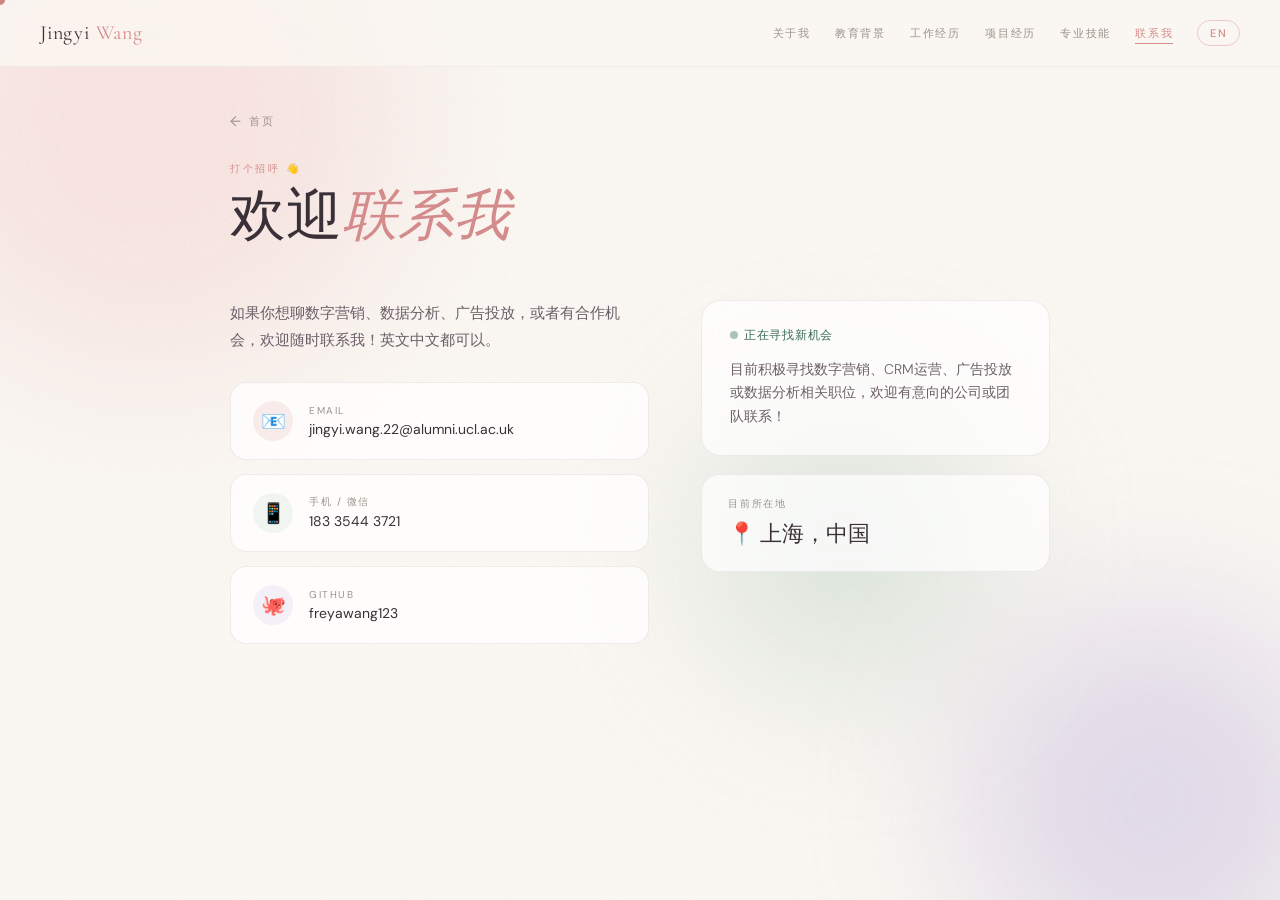
<file: contact.html>
<!DOCTYPE html>
<html lang="zh">
<head>
<meta charset="UTF-8"><meta name="viewport" content="width=device-width,initial-scale=1.0">
<title>联系我 — 王静怡</title>
<link rel="stylesheet" href="shared.css">
<style>
.contact-layout{display:grid;grid-template-columns:1.2fr 1fr;gap:52px;align-items:start}
.contact-left p{font-size:15px;color:var(--text-mid);line-height:1.8;margin-bottom:28px;font-weight:300}
.contact-links{display:flex;flex-direction:column;gap:14px}
.contact-item{display:flex;align-items:center;gap:16px;padding:18px 22px;border-radius:16px;background:var(--card-bg);border:1px solid var(--card-border);text-decoration:none;backdrop-filter:blur(10px);transition:transform .2s,box-shadow .2s;cursor:none}
.contact-item:hover{transform:translateX(6px);box-shadow:0 8px 28px rgba(180,140,150,.15)}
.c-icon{font-size:20px;flex-shrink:0;width:40px;height:40px;border-radius:50%;display:flex;align-items:center;justify-content:center}
.c-icon.email{background:rgba(212,139,139,.15)}
.c-icon.github{background:rgba(184,169,217,.15)}
.c-icon.wechat{background:rgba(168,197,181,.15)}
.c-label{font-size:10px;letter-spacing:.15em;text-transform:uppercase;color:var(--warm-grey);margin-bottom:3px}
.c-value{font-size:14px;color:var(--text-dark);font-weight:400}
.contact-right{position:sticky;top:110px}
.status-card{background:var(--card-bg);border:1px solid var(--card-border);border-radius:20px;padding:26px 28px;backdrop-filter:blur(10px);margin-bottom:18px}
.avail-dot{width:8px;height:8px;border-radius:50%;background:var(--sage);display:inline-block;margin-right:6px;animation:pulse 2s infinite}
@keyframes pulse{0%,100%{opacity:1}50%{opacity:.3}}
.avail-status{font-size:12px;color:#3A6B55;font-weight:500;letter-spacing:.06em;margin-bottom:14px}
.avail-text{font-size:14px;color:var(--text-mid);line-height:1.7;font-weight:300}
.location-card{background:var(--card-bg);border:1px solid var(--card-border);border-radius:18px;padding:22px 26px;backdrop-filter:blur(10px)}
.loc-label{font-size:10px;letter-spacing:.18em;text-transform:uppercase;color:var(--warm-grey);margin-bottom:8px}
.loc-value{font-family:'Cormorant Garamond',serif;font-size:22px;font-weight:300;color:var(--text-dark)}
@media(max-width:620px){.contact-layout{grid-template-columns:1fr}.contact-right{position:static}}
</style>
</head>
<body>
<div class="cursor" id="cursor"></div>
<div class="overlay" id="overlay"></div>
<div class="bg"><div class="blob blob-1"></div><div class="blob blob-2"></div><div class="blob blob-3"></div></div>
<div class="grain"></div>
<nav class="site-nav">
  <a class="nav-logo" href="index.html">Jingyi <span>Wang</span></a>
  <div class="nav-links">
    <a href="about.html" data-zh="关于我" data-en="About">关于我</a>
    <a href="education.html" data-zh="教育背景" data-en="Education">教育背景</a>
    <a href="work.html" data-zh="工作经历" data-en="Experience">工作经历</a>
    <a href="projects.html" data-zh="项目经历" data-en="Projects">项目经历</a>
    <a href="skills.html" data-zh="专业技能" data-en="Skills">专业技能</a>
    <a href="contact.html" class="active" data-zh="联系我" data-en="Contact">联系我</a>
    <button class="lang-btn" id="langBtn">EN</button>
  </div>
</nav>
<main class="page-main">
  <a class="back-link" href="index.html" data-zh="首页" data-en="Home">首页</a>
  <header class="page-header reveal">
    <p class="page-eyebrow" data-zh="打个招呼 👋" data-en="Say hello 👋">打个招呼 👋</p>
    <h1 class="page-title" data-zh="欢迎<em>联系我</em>" data-en="Let's <em>connect</em>">欢迎<em>联系我</em></h1>
  </header>
  <div class="contact-layout">
    <div class="contact-left">
      <p class="reveal" data-zh="如果你想聊数字营销、数据分析、广告投放，或者有合作机会，欢迎随时联系我！英文中文都可以。" data-en="Happy to chat about digital marketing, data analytics, paid advertising, or collaboration opportunities! Feel free to reach out in English or Chinese.">如果你想聊数字营销、数据分析、广告投放，或者有合作机会，欢迎随时联系我！英文中文都可以。</p>
      <div class="contact-links">
        <a class="contact-item reveal" href="mailto:jingyi.wang.22@alumni.ucl.ac.uk">
          <div class="c-icon email">📧</div>
          <div><div class="c-label">Email</div><div class="c-value">jingyi.wang.22@alumni.ucl.ac.uk</div></div>
        </a>
        <a class="contact-item reveal" href="tel:18335443721">
          <div class="c-icon wechat">📱</div>
          <div><div class="c-label" data-zh="手机 / 微信" data-en="Phone / WeChat">手机 / 微信</div><div class="c-value">183 3544 3721</div></div>
        </a>
        <a class="contact-item reveal" href="https://github.com/freyawang123" target="_blank">
          <div class="c-icon github">🐙</div>
          <div><div class="c-label">GitHub</div><div class="c-value">freyawang123</div></div>
        </a>
      </div>
    </div>
    <div class="contact-right reveal">
      <div class="status-card">
        <div class="avail-status"><span class="avail-dot"></span><span data-zh="正在寻找新机会" data-en="Open to opportunities">正在寻找新机会</span></div>
        <p class="avail-text" data-zh="目前积极寻找数字营销、CRM运营、广告投放或数据分析相关职位，欢迎有意向的公司或团队联系！" data-en="Currently seeking digital marketing, CRM operations, advertising, or data analytics roles. Excited to hear from interested companies or teams!">目前积极寻找数字营销、CRM运营、广告投放或数据分析相关职位，欢迎有意向的公司或团队联系！</p>
      </div>
      <div class="location-card">
        <div class="loc-label" data-zh="目前所在地" data-en="Based in">目前所在地</div>
        <div class="loc-value">📍 <span data-zh="上海，中国" data-en="Shanghai, China">上海，中国</span></div>
      </div>
    </div>
  </div>
</main>
<script>
(function(){
  const cursor = document.getElementById('cursor');
  if(cursor){
    document.addEventListener('mousemove',e=>{cursor.style.left=e.clientX+'px';cursor.style.top=e.clientY+'px'});
    document.querySelectorAll('a,button,.card,.tool-pill').forEach(el=>{
      el.addEventListener('mouseenter',()=>cursor.classList.add('hover'));
      el.addEventListener('mouseleave',()=>cursor.classList.remove('hover'));
    });
  }
  document.querySelectorAll('a[href]').forEach(a=>{
    if(a.target||a.href.startsWith('mailto:')||a.href.startsWith('tel:')) return;
    a.addEventListener('click',e=>{
      const dest=a.href;
      if(!dest||dest.startsWith('#')) return;
      e.preventDefault();
      const ov=document.getElementById('overlay');
      if(ov){ov.classList.add('exit');setTimeout(()=>{window.location.href=dest},520);}
      else{window.location.href=dest;}
    });
  });
  const langBtn=document.getElementById('langBtn');
  if(!langBtn) return;
  const lang=localStorage.getItem('lang')||'zh';
  langBtn.textContent=lang==='zh'?'EN':'中';
  applyLang(lang);
  langBtn.addEventListener('click',()=>{
    const cur=localStorage.getItem('lang')||'zh';
    const next=cur==='zh'?'en':'zh';
    localStorage.setItem('lang',next);
    langBtn.textContent=next==='zh'?'EN':'中';
    applyLang(next);
  });
  function applyLang(l){
    document.querySelectorAll('[data-zh],[data-en]').forEach(el=>{
      const t=el.getAttribute('data-'+l);
      if(t!==null) el.innerHTML=t;
    });
    document.querySelectorAll('[data-zh-placeholder],[data-en-placeholder]').forEach(el=>{
      const t=el.getAttribute('data-'+l+'-placeholder');
      if(t!==null) el.placeholder=t;
    });
    document.documentElement.lang=l==='zh'?'zh':'en';
  }
})();
</script>
</body>
</html>
</file>
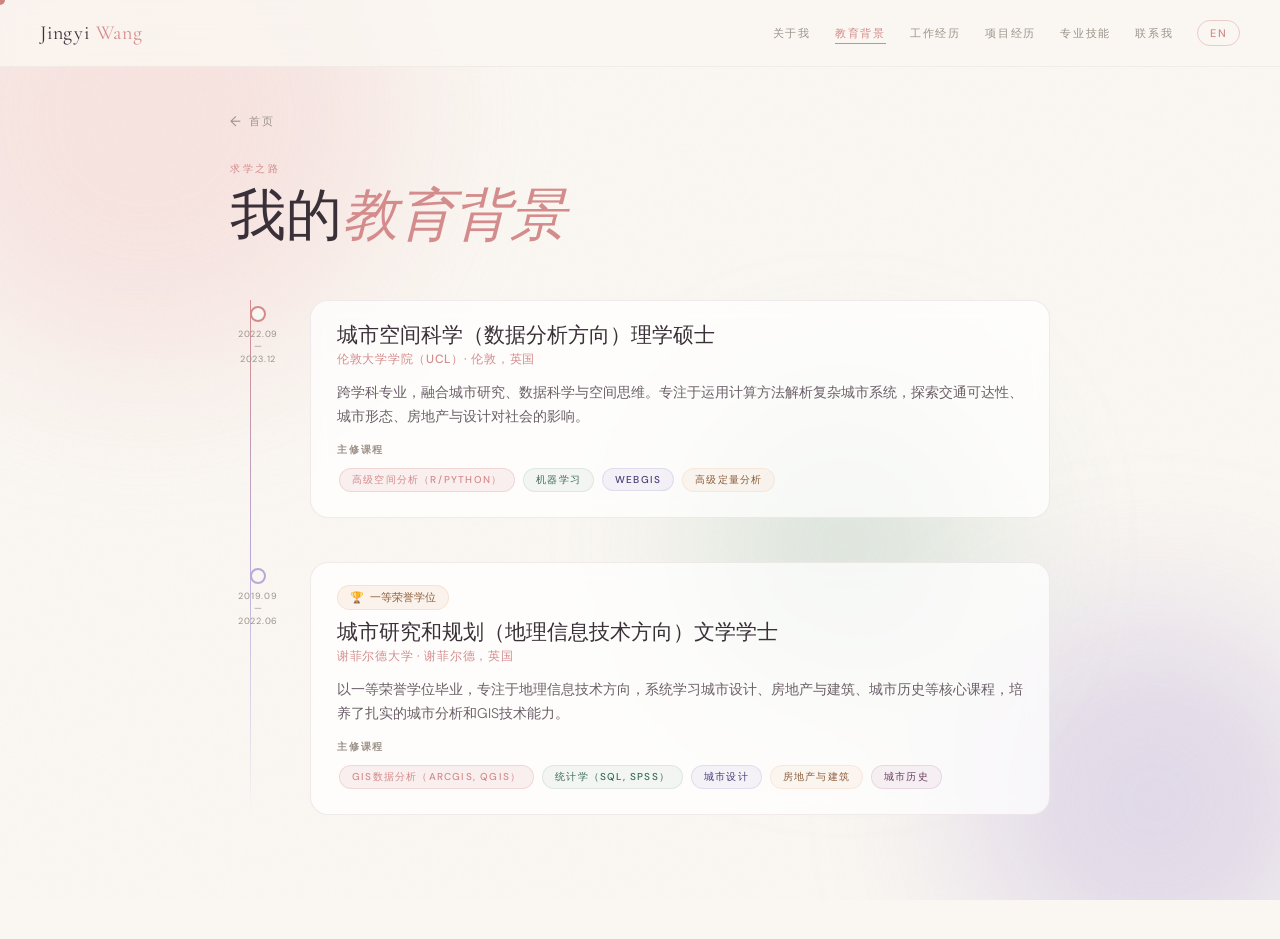
<file: education.html>
<!DOCTYPE html>
<html lang="zh">
<head>
<meta charset="UTF-8"><meta name="viewport" content="width=device-width,initial-scale=1.0">
<title>教育背景 — 王静怡</title>
<link rel="stylesheet" href="shared.css">
<style>
.timeline{position:relative;margin-top:8px}
.timeline::before{content:'';position:absolute;left:20px;top:0;bottom:0;width:1px;background:linear-gradient(to bottom,var(--rose),var(--lilac),transparent)}
.t-item{display:grid;grid-template-columns:56px 1fr;gap:0 24px;margin-bottom:44px}
.t-dot-col{display:flex;flex-direction:column;align-items:center;padding-top:6px}
.t-dot{width:16px;height:16px;border-radius:50%;background:var(--cream);border:2.5px solid var(--rose);flex-shrink:0;z-index:1;transition:transform .25s}
.t-item:hover .t-dot{transform:scale(1.35);background:var(--rose)}
.t-period{font-size:9px;color:var(--warm-grey);letter-spacing:.08em;text-transform:uppercase;margin-top:6px;text-align:center;line-height:1.4}
.t-card{background:var(--card-bg);border:1px solid var(--card-border);border-radius:18px;padding:22px 26px;backdrop-filter:blur(10px)}
.t-degree{font-family:'Cormorant Garamond',serif;font-size:21px;font-weight:400;color:var(--text-dark);line-height:1.2;margin-bottom:3px}
.t-school{font-size:12px;color:var(--rose);font-weight:500;letter-spacing:.06em;margin-bottom:12px}
.t-desc{font-size:14px;color:var(--text-mid);line-height:1.75;font-weight:300;margin-bottom:14px}
.t-modules h5{font-size:10px;letter-spacing:.18em;text-transform:uppercase;color:var(--warm-grey);margin-bottom:8px}
.honour-badge{display:inline-flex;align-items:center;gap:6px;font-size:11px;font-weight:500;color:#8B5C3A;background:rgba(240,200,168,.2);border:1px solid rgba(240,200,168,.4);border-radius:100px;padding:4px 12px;margin-bottom:10px}
</style>
</head>
<body>
<div class="cursor" id="cursor"></div>
<div class="overlay" id="overlay"></div>
<div class="bg"><div class="blob blob-1"></div><div class="blob blob-2"></div><div class="blob blob-3"></div></div>
<div class="grain"></div>
<nav class="site-nav">
  <a class="nav-logo" href="index.html">Jingyi <span>Wang</span></a>
  <div class="nav-links">
    <a href="about.html" data-zh="关于我" data-en="About">关于我</a>
    <a href="education.html" class="active" data-zh="教育背景" data-en="Education">教育背景</a>
    <a href="work.html" data-zh="工作经历" data-en="Experience">工作经历</a>
    <a href="projects.html" data-zh="项目经历" data-en="Projects">项目经历</a>
    <a href="skills.html" data-zh="专业技能" data-en="Skills">专业技能</a>
    <a href="contact.html" data-zh="联系我" data-en="Contact">联系我</a>
    <button class="lang-btn" id="langBtn">EN</button>
  </div>
</nav>
<main class="page-main">
  <a class="back-link" href="index.html" data-zh="首页" data-en="Home">首页</a>
  <header class="page-header reveal">
    <p class="page-eyebrow" data-zh="求学之路" data-en="Academic journey">求学之路</p>
    <h1 class="page-title" data-zh="我的<em>教育背景</em>" data-en="Where I've <em>learned</em>">我的<em>教育背景</em></h1>
  </header>

  <div class="timeline">
    <div class="t-item reveal">
      <div class="t-dot-col"><div class="t-dot"></div><div class="t-period">2022.09<br>—<br>2023.12</div></div>
      <div class="t-card">
        <div class="t-degree" data-zh="城市空间科学（数据分析方向）理学硕士" data-en="MSc Urban Spatial Science (Data Analysis)">城市空间科学（数据分析方向）理学硕士</div>
        <div class="t-school" data-zh="伦敦大学学院（UCL）· 伦敦，英国" data-en="University College London (UCL) · London, UK">伦敦大学学院（UCL）· 伦敦，英国</div>
        <p class="t-desc" data-zh="跨学科专业，融合城市研究、数据科学与空间思维。专注于运用计算方法解析复杂城市系统，探索交通可达性、城市形态、房地产与设计对社会的影响。" data-en="Interdisciplinary programme blending urban research, data science, and spatial thinking. Focused on using computational methods to analyse complex urban systems and explore accessibility, urban morphology, real estate and their social impact.">跨学科专业，融合城市研究、数据科学与空间思维。专注于运用计算方法解析复杂城市系统，探索交通可达性、城市形态、房地产与设计对社会的影响。</p>
        <div class="t-modules">
          <h5 data-zh="主修课程" data-en="Key modules">主修课程</h5>
          <div>
            <span class="tag" data-zh="高级空间分析（R/Python）" data-en="Advanced Spatial Analysis (R, Python)">高级空间分析（R/Python）</span>
            <span class="tag sage" data-zh="机器学习" data-en="Machine Learning">机器学习</span>
            <span class="tag lilac">WebGIS</span>
            <span class="tag peach" data-zh="高级定量分析" data-en="Advanced Quantitative Analysis">高级定量分析</span>
          </div>
        </div>
      </div>
    </div>

    <div class="t-item reveal">
      <div class="t-dot-col"><div class="t-dot" style="border-color:var(--lilac)"></div><div class="t-period">2019.09<br>—<br>2022.06</div></div>
      <div class="t-card">
        <div class="honour-badge">🏆 <span data-zh="一等荣誉学位" data-en="First-Class Honours">一等荣誉学位</span></div>
        <div class="t-degree" data-zh="城市研究和规划（地理信息技术方向）文学学士" data-en="BA Urban Studies and Planning (GIS)">城市研究和规划（地理信息技术方向）文学学士</div>
        <div class="t-school" data-zh="谢菲尔德大学 · 谢菲尔德，英国" data-en="University of Sheffield · Sheffield, UK">谢菲尔德大学 · 谢菲尔德，英国</div>
        <p class="t-desc" data-zh="以一等荣誉学位毕业，专注于地理信息技术方向，系统学习城市设计、房地产与建筑、城市历史等核心课程，培养了扎实的城市分析和GIS技术能力。" data-en="Graduated with First-Class Honours, specialising in GIS. Studied urban design, real estate, architecture, and urban history with solid skillsin spatial analysis and GIS technology.">以一等荣誉学位毕业，专注于地理信息技术方向，系统学习城市设计、房地产与建筑、城市历史等核心课程，培养了扎实的城市分析和GIS技术能力。</p>
        <div class="t-modules">
          <h5 data-zh="主修课程" data-en="Key modules">主修课程</h5>
          <div>
            <span class="tag" data-zh="GIS数据分析（ArcGIS, QGIS）" data-en="GIS Data Analysis (ArcGIS, QGIS)">GIS数据分析（ArcGIS, QGIS）</span>
            <span class="tag sage" data-zh="统计学（SQL, SPSS）" data-en="Statistics (SQL, SPSS)">统计学（SQL, SPSS）</span>
            <span class="tag lilac" data-zh="城市设计" data-en="Urban Design">城市设计</span>
            <span class="tag peach" data-zh="房地产与建筑" data-en="Real Estate & Architecture">房地产与建筑</span>
            <span class="tag mauve" data-zh="城市历史" data-en="Urban History">城市历史</span>
          </div>
        </div>
      </div>
    </div>
  </div>
</main>
<script>
(function(){
  const cursor = document.getElementById('cursor');
  if(cursor){
    document.addEventListener('mousemove',e=>{cursor.style.left=e.clientX+'px';cursor.style.top=e.clientY+'px'});
    document.querySelectorAll('a,button,.card,.tool-pill').forEach(el=>{
      el.addEventListener('mouseenter',()=>cursor.classList.add('hover'));
      el.addEventListener('mouseleave',()=>cursor.classList.remove('hover'));
    });
  }
  document.querySelectorAll('a[href]').forEach(a=>{
    if(a.target||a.href.startsWith('mailto:')||a.href.startsWith('tel:')) return;
    a.addEventListener('click',e=>{
      const dest=a.href;
      if(!dest||dest.startsWith('#')) return;
      e.preventDefault();
      const ov=document.getElementById('overlay');
      if(ov){ov.classList.add('exit');setTimeout(()=>{window.location.href=dest},520);}
      else{window.location.href=dest;}
    });
  });
  const langBtn=document.getElementById('langBtn');
  if(!langBtn) return;
  const lang=localStorage.getItem('lang')||'zh';
  langBtn.textContent=lang==='zh'?'EN':'中';
  applyLang(lang);
  langBtn.addEventListener('click',()=>{
    const cur=localStorage.getItem('lang')||'zh';
    const next=cur==='zh'?'en':'zh';
    localStorage.setItem('lang',next);
    langBtn.textContent=next==='zh'?'EN':'中';
    applyLang(next);
  });
  function applyLang(l){
    document.querySelectorAll('[data-zh],[data-en]').forEach(el=>{
      const t=el.getAttribute('data-'+l);
      if(t!==null) el.innerHTML=t;
    });
    document.querySelectorAll('[data-zh-placeholder],[data-en-placeholder]').forEach(el=>{
      const t=el.getAttribute('data-'+l+'-placeholder');
      if(t!==null) el.placeholder=t;
    });
    document.documentElement.lang=l==='zh'?'zh':'en';
  }
})();
</script>
</body>
</html>
</file>
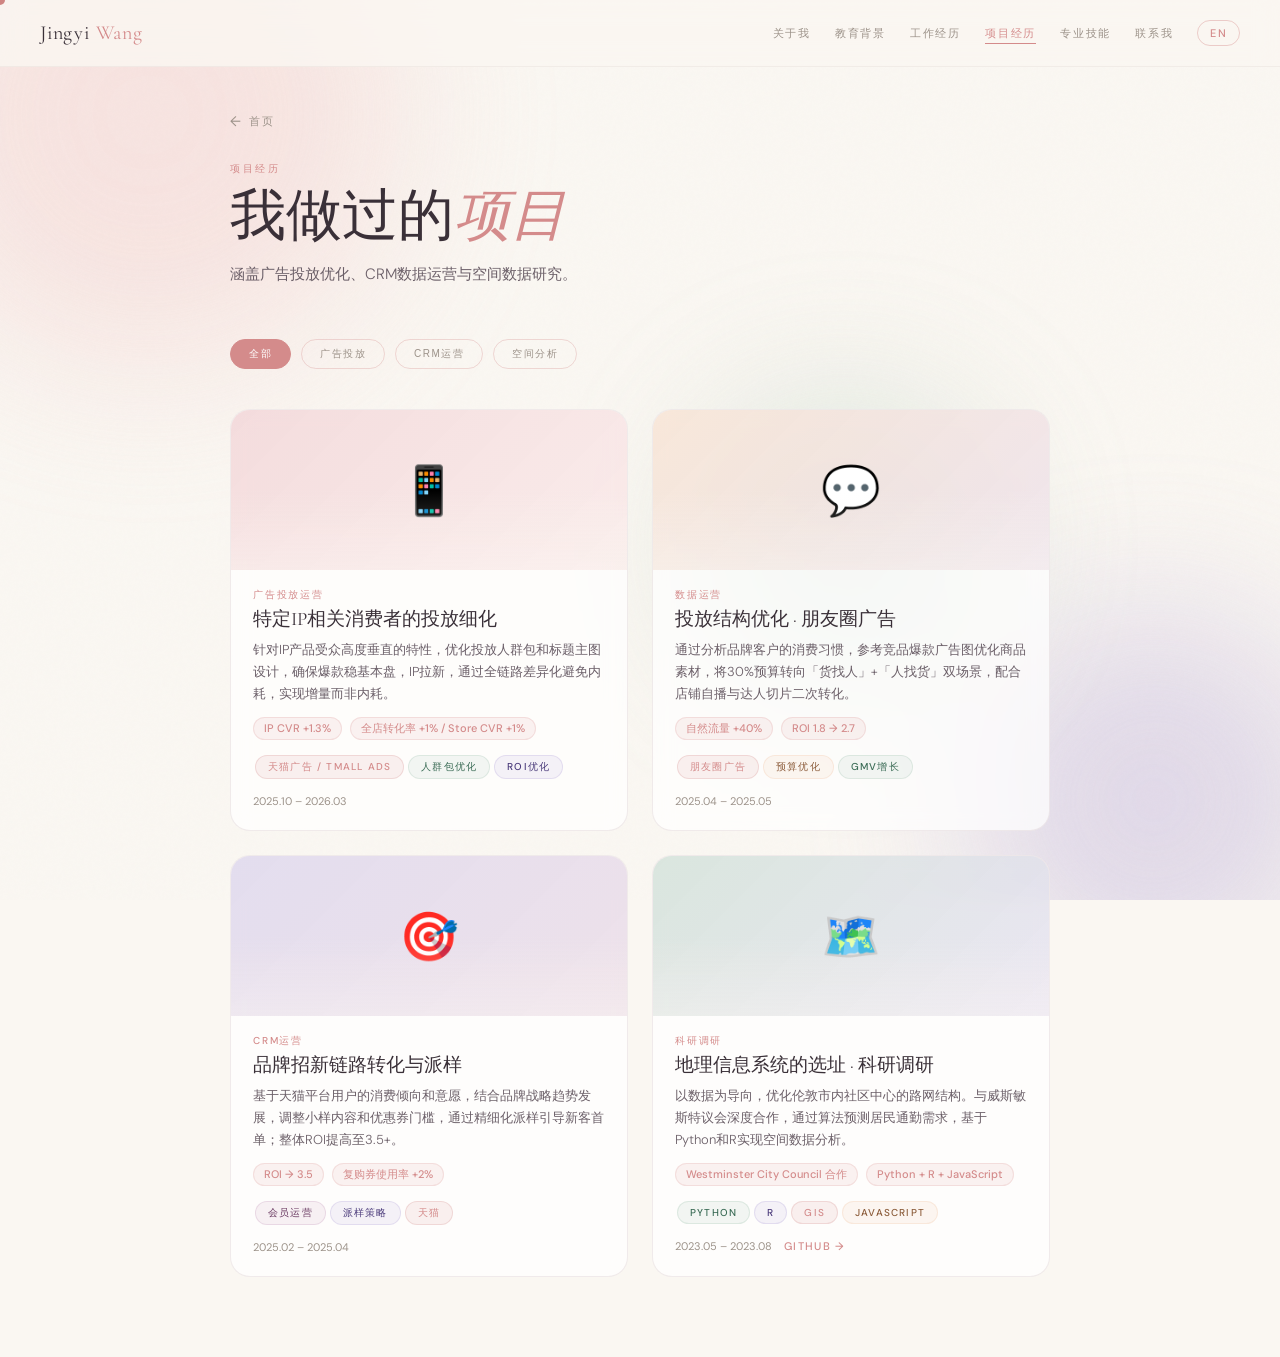
<file: projects.html>
<!DOCTYPE html>
<html lang="zh">
<head>
<meta charset="UTF-8"><meta name="viewport" content="width=device-width,initial-scale=1.0">
<title>项目经历 — 王静怡</title>
<link rel="stylesheet" href="shared.css">
<style>
.filter-bar{display:flex;gap:10px;flex-wrap:wrap;margin-bottom:40px}
.filter-btn{font-size:10px;font-weight:500;letter-spacing:.15em;text-transform:uppercase;padding:7px 18px;border-radius:100px;border:1px solid rgba(212,139,139,.3);background:transparent;color:var(--warm-grey);cursor:pointer;transition:all .2s}
.filter-btn:hover,.filter-btn.active{background:var(--rose);color:#fff;border-color:var(--rose)}
.projects-grid{display:grid;grid-template-columns:repeat(auto-fill,minmax(270px,1fr));gap:24px}
.proj-card{background:var(--card-bg);border:1px solid var(--card-border);border-radius:20px;overflow:hidden;backdrop-filter:blur(10px);transition:transform .35s cubic-bezier(.34,1.56,.64,1),box-shadow .3s;cursor:none}
.proj-card:hover{transform:translateY(-6px) scale(1.01);box-shadow:0 20px 56px rgba(180,140,150,.18)}
.proj-thumb{height:160px;display:flex;align-items:center;justify-content:center;font-size:48px;position:relative;overflow:hidden}
.proj-thumb::after{content:'';position:absolute;inset:0;background:linear-gradient(to bottom,transparent 50%,rgba(250,247,242,.4))}
.proj-body{padding:18px 22px 22px}
.proj-category{font-size:10px;letter-spacing:.18em;text-transform:uppercase;color:var(--rose);font-weight:500;margin-bottom:5px}
.proj-title{font-family:'Cormorant Garamond',serif;font-size:19px;font-weight:400;color:var(--text-dark);line-height:1.25;margin-bottom:8px}
.proj-desc{font-size:13px;color:var(--text-mid);line-height:1.7;font-weight:300;margin-bottom:12px}
.kpi-row{display:flex;gap:8px;flex-wrap:wrap;margin-bottom:12px}
.kpi{font-size:11px;font-weight:500;color:var(--rose);background:rgba(212,139,139,.1);border:1px solid rgba(212,139,139,.2);border-radius:100px;padding:3px 10px}
.proj-footer{display:flex;gap:12px}
.proj-link{font-size:11px;font-weight:500;letter-spacing:.12em;text-transform:uppercase;color:var(--rose);text-decoration:none;display:inline-flex;align-items:center;gap:5px;transition:gap .2s}
.proj-link:hover{gap:10px}
</style>
</head>
<body>
<div class="cursor" id="cursor"></div>
<div class="overlay" id="overlay"></div>
<div class="bg"><div class="blob blob-1"></div><div class="blob blob-2"></div><div class="blob blob-3"></div></div>
<div class="grain"></div>
<nav class="site-nav">
  <a class="nav-logo" href="index.html">Jingyi <span>Wang</span></a>
  <div class="nav-links">
    <a href="about.html" data-zh="关于我" data-en="About">关于我</a>
    <a href="education.html" data-zh="教育背景" data-en="Education">教育背景</a>
    <a href="work.html" data-zh="工作经历" data-en="Experience">工作经历</a>
    <a href="projects.html" class="active" data-zh="项目经历" data-en="Projects">项目经历</a>
    <a href="skills.html" data-zh="专业技能" data-en="Skills">专业技能</a>
    <a href="contact.html" data-zh="联系我" data-en="Contact">联系我</a>
    <button class="lang-btn" id="langBtn">EN</button>
  </div>
</nav>
<main class="page-main">
  <a class="back-link" href="index.html" data-zh="首页" data-en="Home">首页</a>
  <header class="page-header reveal">
    <p class="page-eyebrow" data-zh="项目经历" data-en="Portfolio">项目经历</p>
    <h1 class="page-title" data-zh="我做过的<em>项目</em>" data-en="Things I've <em>built</em>">我做过的<em>项目</em></h1>
    <p class="page-subtitle" data-zh="涵盖广告投放优化、CRM数据运营与空间数据研究。" data-en="Spanning paid advertising optimisation, CRM data operations, and spatial data research.">涵盖广告投放优化、CRM数据运营与空间数据研究。</p>
  </header>

  <div class="filter-bar reveal">
    <button class="filter-btn active" onclick="filterProjects('all',this)" data-zh="全部" data-en="All">全部</button>
    <button class="filter-btn" onclick="filterProjects('ads',this)" data-zh="广告投放" data-en="Advertising">广告投放</button>
    <button class="filter-btn" onclick="filterProjects('crm',this)" data-zh="CRM运营" data-en="CRM">CRM运营</button>
    <button class="filter-btn" onclick="filterProjects('spatial',this)" data-zh="空间分析" data-en="Spatial">空间分析</button>
  </div>

  <div class="projects-grid reveal" id="projects-grid"></div>
</main>

<script>
const PROJECTS = [
  {
    cat:'ads',
    emoji:'📱',
    bg:'linear-gradient(135deg,rgba(232,180,184,.45),rgba(242,196,196,.3))',
    catZh:'广告投放运营', catEn:'Advertising Operations',
    titleZh:'特定IP相关消费者的投放细化',
    titleEn:'Targeted Advertising for IP-Related Consumers',
    descZh:'针对IP产品受众高度垂直的特性，优化投放人群包和标题主图设计，确保爆款稳基本盘，IP拉新，通过全链路差异化避免内耗，实现增量而非内耗。',
    descEn:'Optimised targeting and creatives for vertical IP audiences to sustain bestsellers and drive new customer acquisition via full-funnel differentiation to prevent cannibalisation.',
    kpis:['IP CVR +1.3%','全店转化率 +1% / Store CVR +1%'],
    tags:[{t:'天猫广告 / Tmall Ads',cls:'tag'},{t:'人群包优化',cls:'tag sage'},{t:'ROI优化',cls:'tag lilac'}],
    period:'2025.10 – 2026.03'
  },
  {
    cat:'ads',
    emoji:'💬',
    bg:'linear-gradient(135deg,rgba(240,200,168,.4),rgba(201,160,192,.25))',
    catZh:'数据运营', catEn:'Data Operations',
    titleZh:'投放结构优化 · 朋友圈广告',
    titleEn:'Audience Targeting Optimisation · WeChat Moments',
    descZh:'通过分析品牌客户的消费习惯，参考竞品爆款广告图优化商品素材，将30%预算转向「货找人」+「人找货」双场景，配合店铺自播与达人切片二次转化。',
    descEn:'Analysed customer purchasing habits and benchmarked competitor top-performing ad creatives; refined audience targeting for Valentine\'s Day gifting demand, resulting in incremental GMV.',
    kpis:['自然流量 +40%','ROI 1.8 → 2.7'],
    tags:[{t:'朋友圈广告',cls:'tag'},{t:'预算优化',cls:'tag peach'},{t:'GMV增长',cls:'tag sage'}],
    period:'2025.04 – 2025.05'
  },
  {
    cat:'crm',
    emoji:'🎯',
    bg:'linear-gradient(135deg,rgba(184,169,217,.38),rgba(201,160,192,.3))',
    catZh:'CRM运营', catEn:'CRM Operations',
    titleZh:'品牌招新链路转化与派样',
    titleEn:'Brand Acquisition Funnel & Sampling Campaign',
    descZh:'基于天猫平台用户的消费倾向和意愿，结合品牌战略趋势发展，调整小样内容和优惠券门槛，通过精细化派样引导新客首单；整体ROI提高至3.5+。',
    descEn:'Based on Tmall user purchasing intent and brand strategy, adjusted sampling content and coupon thresholds to guide new customers to first purchase via targeted sampling.',
    kpis:['ROI → 3.5','复购券使用率 +2%'],
    tags:[{t:'会员运营',cls:'tag mauve'},{t:'派样策略',cls:'tag lilac'},{t:'天猫',cls:'tag'}],
    period:'2025.02 – 2025.04'
  },
  {
    cat:'spatial',
    emoji:'🗺️',
    bg:'linear-gradient(135deg,rgba(168,197,181,.42),rgba(184,169,217,.28))',
    catZh:'科研调研', catEn:'Research',
    titleZh:'地理信息系统的选址 · 科研调研',
    titleEn:'GIS-Based Site Selection for Community Centers',
    descZh:'以数据为导向，优化伦敦市内社区中心的路网结构。与威斯敏斯特议会深度合作，通过算法预测居民通勤需求，基于Python和R实现空间数据分析。',
    descEn:'Data-driven optimisation of road network structure for community centres in London. Partnered with Westminster City Council; performed quantitative spatial data analysis with Python and R.',
    kpis:['Westminster City Council 合作','Python + R + JavaScript'],
    tags:[{t:'Python',cls:'tag sage'},{t:'R',cls:'tag lilac'},{t:'GIS',cls:'tag'},{t:'JavaScript',cls:'tag peach'}],
    period:'2023.05 – 2023.08',
    github:'https://github.com/freyawang123'
  }
];

function renderCards(list){
  const grid = document.getElementById('projects-grid');
  const lang = localStorage.getItem('lang')||'zh';
  grid.innerHTML = list.map((p,i)=>`
    <div class="proj-card" data-cat="${p.cat}" style="animation:reveal-up .6s ease ${i*0.1}s both">
      <div class="proj-thumb" style="background:${p.bg}">${p.emoji}</div>
      <div class="proj-body">
        <div class="proj-category">${lang==='zh'?p.catZh:p.catEn}</div>
        <div class="proj-title">${lang==='zh'?p.titleZh:p.titleEn}</div>
        <p class="proj-desc">${lang==='zh'?p.descZh:p.descEn}</p>
        <div class="kpi-row">${p.kpis.map(k=>`<span class="kpi">${k}</span>`).join('')}</div>
        <div style="margin-bottom:12px">${p.tags.map(t=>`<span class="${t.cls}">${t.t}</span>`).join('')}</div>
        <div class="proj-footer">
          <span style="font-size:11px;color:var(--warm-grey)">${p.period}</span>
          ${p.github?`<a class="proj-link" href="${p.github}" target="_blank">GitHub →</a>`:''}
        </div>
      </div>
    </div>
  `).join('');
}

function filterProjects(cat,btn){
  document.querySelectorAll('.filter-btn').forEach(b=>b.classList.remove('active'));
  btn.classList.add('active');
  renderCards(cat==='all'?PROJECTS:PROJECTS.filter(p=>p.cat===cat));
}

renderCards(PROJECTS);

const observer = new MutationObserver(()=>{ renderCards(PROJECTS); });
observer.observe(document.documentElement,{attributes:true,attributeFilter:['lang']});
</script>
<script>
(function(){
  const cursor = document.getElementById('cursor');
  if(cursor){
    document.addEventListener('mousemove',e=>{cursor.style.left=e.clientX+'px';cursor.style.top=e.clientY+'px'});
    document.querySelectorAll('a,button,.card,.tool-pill').forEach(el=>{
      el.addEventListener('mouseenter',()=>cursor.classList.add('hover'));
      el.addEventListener('mouseleave',()=>cursor.classList.remove('hover'));
    });
  }
  document.querySelectorAll('a[href]').forEach(a=>{
    if(a.target||a.href.startsWith('mailto:')||a.href.startsWith('tel:')) return;
    a.addEventListener('click',e=>{
      const dest=a.href;
      if(!dest||dest.startsWith('#')) return;
      e.preventDefault();
      const ov=document.getElementById('overlay');
      if(ov){ov.classList.add('exit');setTimeout(()=>{window.location.href=dest},520);}
      else{window.location.href=dest;}
    });
  });
  const langBtn=document.getElementById('langBtn');
  if(!langBtn) return;
  const lang=localStorage.getItem('lang')||'zh';
  langBtn.textContent=lang==='zh'?'EN':'中';
  applyLang(lang);
  langBtn.addEventListener('click',()=>{
    const cur=localStorage.getItem('lang')||'zh';
    const next=cur==='zh'?'en':'zh';
    localStorage.setItem('lang',next);
    langBtn.textContent=next==='zh'?'EN':'中';
    applyLang(next);
  });
  function applyLang(l){
    document.querySelectorAll('[data-zh],[data-en]').forEach(el=>{
      const t=el.getAttribute('data-'+l);
      if(t!==null) el.innerHTML=t;
    });
    document.querySelectorAll('[data-zh-placeholder],[data-en-placeholder]').forEach(el=>{
      const t=el.getAttribute('data-'+l+'-placeholder');
      if(t!==null) el.placeholder=t;
    });
    document.documentElement.lang=l==='zh'?'zh':'en';
  }
})();
</script>
</body>
</html>
</file>
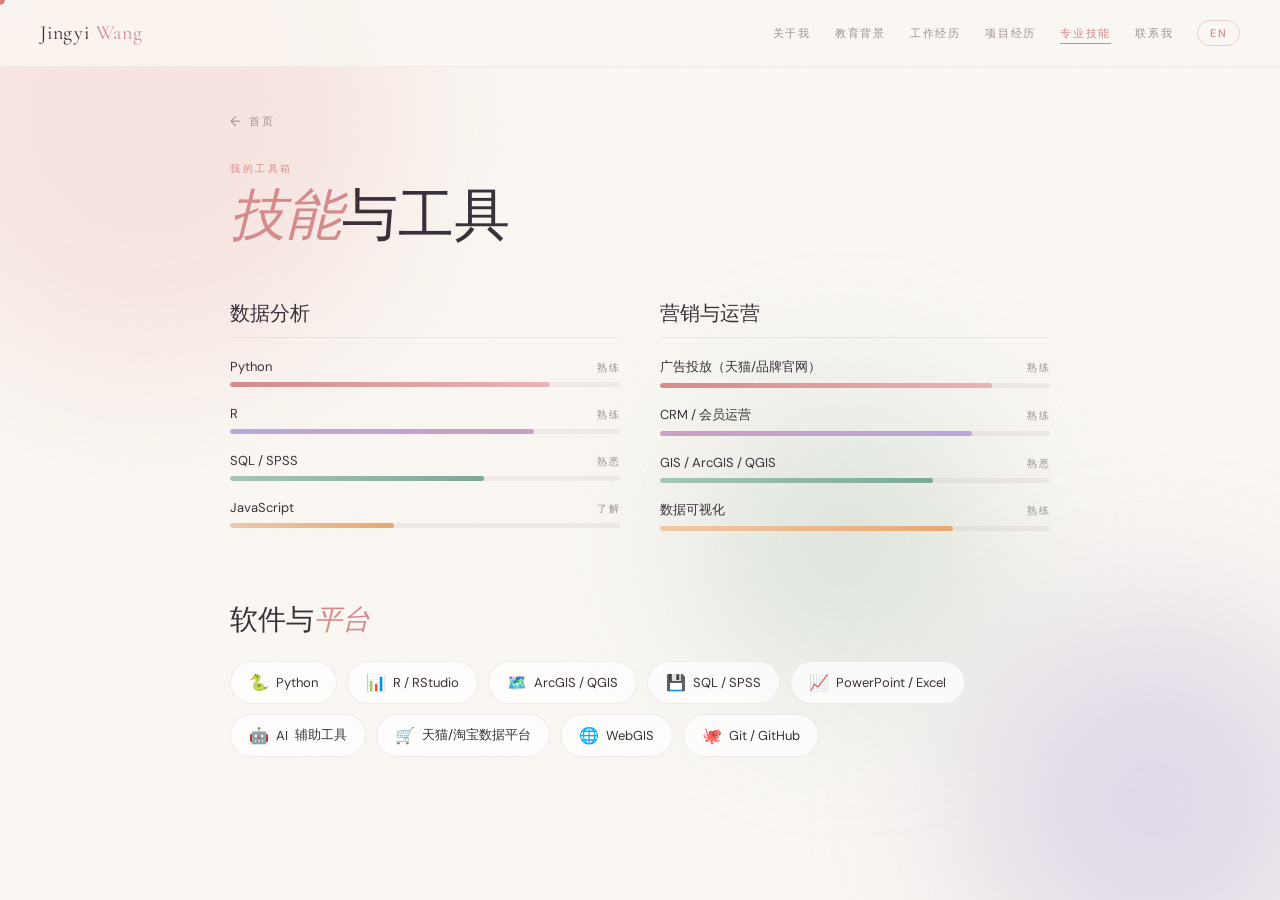
<file: skills.html>
<!DOCTYPE html>
<html lang="zh">
<head>
<meta charset="UTF-8"><meta name="viewport" content="width=device-width,initial-scale=1.0">
<title>专业技能 — 王静怡</title>
<link rel="stylesheet" href="shared.css">
<style>
.skills-layout{display:grid;grid-template-columns:1fr 1fr;gap:40px}
.skill-group h3{font-family:'Cormorant Garamond',serif;font-size:20px;font-weight:400;color:var(--text-dark);margin-bottom:20px;padding-bottom:10px;border-bottom:1px solid rgba(200,180,185,.25)}
.skill-item{margin-bottom:18px}
.skill-header{display:flex;justify-content:space-between;align-items:baseline;margin-bottom:7px}
.skill-name{font-size:13px;font-weight:400;color:var(--text-dark)}
.skill-level{font-size:10px;letter-spacing:.14em;text-transform:uppercase;color:var(--warm-grey)}
.skill-bar-bg{height:5px;border-radius:100px;background:rgba(200,180,185,.2);overflow:hidden}
.skill-bar-fill{height:100%;border-radius:100px;width:0;transition:width 1.2s cubic-bezier(.4,0,.2,1)}
.tools-section{margin-top:52px}
.tools-section h2{font-family:'Cormorant Garamond',serif;font-size:28px;font-weight:300;color:var(--text-dark);margin-bottom:22px}
.tools-grid{display:flex;flex-wrap:wrap;gap:10px}
.tool-pill{display:inline-flex;align-items:center;gap:7px;padding:10px 18px;border-radius:100px;background:var(--card-bg);border:1px solid var(--card-border);font-size:13px;font-weight:400;color:var(--text-dark);transition:transform .25s,box-shadow .25s;cursor:none}
.tool-pill:hover{transform:scale(1.08);box-shadow:0 6px 20px rgba(180,140,150,.15)}
.tool-icon{font-size:16px}
@media(max-width:580px){.skills-layout{grid-template-columns:1fr}}
</style>
</head>
<body>
<div class="cursor" id="cursor"></div>
<div class="overlay" id="overlay"></div>
<div class="bg"><div class="blob blob-1"></div><div class="blob blob-2"></div><div class="blob blob-3"></div></div>
<div class="grain"></div>
<nav class="site-nav">
  <a class="nav-logo" href="index.html">Jingyi <span>Wang</span></a>
  <div class="nav-links">
    <a href="about.html" data-zh="关于我" data-en="About">关于我</a>
    <a href="education.html" data-zh="教育背景" data-en="Education">教育背景</a>
    <a href="work.html" data-zh="工作经历" data-en="Experience">工作经历</a>
    <a href="projects.html" data-zh="项目经历" data-en="Projects">项目经历</a>
    <a href="skills.html" class="active" data-zh="专业技能" data-en="Skills">专业技能</a>
    <a href="contact.html" data-zh="联系我" data-en="Contact">联系我</a>
    <button class="lang-btn" id="langBtn">EN</button>
  </div>
</nav>
<main class="page-main">
  <a class="back-link" href="index.html" data-zh="首页" data-en="Home">首页</a>
  <header class="page-header reveal">
    <p class="page-eyebrow" data-zh="我的工具箱" data-en="My toolkit">我的工具箱</p>
    <h1 class="page-title" data-zh="<em>技能</em>与工具" data-en="Skills &amp; <em>Tools</em>"><em>技能</em>与工具</h1>
  </header>

  <div class="skills-layout">
    <div class="reveal">
      <div class="skill-group">
        <h3 data-zh="数据分析" data-en="Data Analysis">数据分析</h3>
        <div class="skill-item">
          <div class="skill-header"><span class="skill-name">Python</span><span class="skill-level" data-zh="熟练" data-en="Proficient">熟练</span></div>
          <div class="skill-bar-bg"><div class="skill-bar-fill" data-pct="82" style="background:linear-gradient(90deg,var(--rose),var(--dusty-pink))"></div></div>
        </div>
        <div class="skill-item">
          <div class="skill-header"><span class="skill-name">R</span><span class="skill-level" data-zh="熟练" data-en="Proficient">熟练</span></div>
          <div class="skill-bar-bg"><div class="skill-bar-fill" data-pct="78" style="background:linear-gradient(90deg,var(--lilac),var(--mauve))"></div></div>
        </div>
        <div class="skill-item">
          <div class="skill-header"><span class="skill-name">SQL / SPSS</span><span class="skill-level" data-zh="熟悉" data-en="Familiar">熟悉</span></div>
          <div class="skill-bar-bg"><div class="skill-bar-fill" data-pct="65" style="background:linear-gradient(90deg,var(--sage),#7BA898)"></div></div>
        </div>
        <div class="skill-item">
          <div class="skill-header"><span class="skill-name">JavaScript</span><span class="skill-level" data-zh="了解" data-en="Basic">了解</span></div>
          <div class="skill-bar-bg"><div class="skill-bar-fill" data-pct="42" style="background:linear-gradient(90deg,var(--peach),#E8A870)"></div></div>
        </div>
      </div>
    </div>
    <div class="reveal">
      <div class="skill-group">
        <h3 data-zh="营销与运营" data-en="Marketing & Operations">营销与运营</h3>
        <div class="skill-item">
          <div class="skill-header"><span class="skill-name" data-zh="广告投放（天猫/品牌官网）" data-en="Paid Advertising (Tmall/Brand Site)">广告投放（天猫/品牌官网）</span><span class="skill-level" data-zh="熟练" data-en="Proficient">熟练</span></div>
          <div class="skill-bar-bg"><div class="skill-bar-fill" data-pct="85" style="background:linear-gradient(90deg,var(--rose),var(--dusty-pink))"></div></div>
        </div>
        <div class="skill-item">
          <div class="skill-header"><span class="skill-name">CRM / <span data-zh="会员运营" data-en="Membership Operations">会员运营</span></span><span class="skill-level" data-zh="熟练" data-en="Proficient">熟练</span></div>
          <div class="skill-bar-bg"><div class="skill-bar-fill" data-pct="80" style="background:linear-gradient(90deg,var(--mauve),var(--lilac))"></div></div>
        </div>
        <div class="skill-item">
          <div class="skill-header"><span class="skill-name">GIS / ArcGIS / QGIS</span><span class="skill-level" data-zh="熟悉" data-en="Familiar">熟悉</span></div>
          <div class="skill-bar-bg"><div class="skill-bar-fill" data-pct="70" style="background:linear-gradient(90deg,var(--sage),#7BA898)"></div></div>
        </div>
        <div class="skill-item">
          <div class="skill-header"><span class="skill-name" data-zh="数据可视化" data-en="Data Visualisation">数据可视化</span><span class="skill-level" data-zh="熟练" data-en="Proficient">熟练</span></div>
          <div class="skill-bar-bg"><div class="skill-bar-fill" data-pct="75" style="background:linear-gradient(90deg,var(--peach),#E8A870)"></div></div>
        </div>
      </div>
    </div>
  </div>

  <div class="tools-section">
    <h2 class="reveal" data-zh="软件与<em style='font-style:italic;color:var(--rose)'>平台</em>" data-en="Software &amp; <em style='font-style:italic;color:var(--rose)'>Platforms</em>">软件与<em style='font-style:italic;color:var(--rose)'>平台</em></h2>
    <div class="tools-grid reveal">
      <div class="tool-pill"><span class="tool-icon">🐍</span>Python</div>
      <div class="tool-pill"><span class="tool-icon">📊</span>R / RStudio</div>
      <div class="tool-pill"><span class="tool-icon">🗺️</span>ArcGIS / QGIS</div>
      <div class="tool-pill"><span class="tool-icon">💾</span>SQL / SPSS</div>
      <div class="tool-pill"><span class="tool-icon">📈</span>PowerPoint / Excel</div>
      <div class="tool-pill"><span class="tool-icon">🤖</span>AI <span data-zh="辅助工具" data-en="Tools">辅助工具</span></div>
      <div class="tool-pill"><span class="tool-icon">🛒</span><span data-zh="天猫/淘宝数据平台" data-en="Tmall/Taobao Analytics">天猫/淘宝数据平台</span></div>
      <div class="tool-pill"><span class="tool-icon">🌐</span>WebGIS</div>
      <div class="tool-pill"><span class="tool-icon">🐙</span>Git / GitHub</div>
    </div>
  </div>
</main>
<script>
setTimeout(()=>{
  document.querySelectorAll('.skill-bar-fill').forEach(b=>{b.style.width=b.dataset.pct+'%'});
},500);
</script>
<script>
(function(){
  const cursor = document.getElementById('cursor');
  if(cursor){
    document.addEventListener('mousemove',e=>{cursor.style.left=e.clientX+'px';cursor.style.top=e.clientY+'px'});
    document.querySelectorAll('a,button,.card,.tool-pill').forEach(el=>{
      el.addEventListener('mouseenter',()=>cursor.classList.add('hover'));
      el.addEventListener('mouseleave',()=>cursor.classList.remove('hover'));
    });
  }
  document.querySelectorAll('a[href]').forEach(a=>{
    if(a.target||a.href.startsWith('mailto:')||a.href.startsWith('tel:')) return;
    a.addEventListener('click',e=>{
      const dest=a.href;
      if(!dest||dest.startsWith('#')) return;
      e.preventDefault();
      const ov=document.getElementById('overlay');
      if(ov){ov.classList.add('exit');setTimeout(()=>{window.location.href=dest},520);}
      else{window.location.href=dest;}
    });
  });
  const langBtn=document.getElementById('langBtn');
  if(!langBtn) return;
  const lang=localStorage.getItem('lang')||'zh';
  langBtn.textContent=lang==='zh'?'EN':'中';
  applyLang(lang);
  langBtn.addEventListener('click',()=>{
    const cur=localStorage.getItem('lang')||'zh';
    const next=cur==='zh'?'en':'zh';
    localStorage.setItem('lang',next);
    langBtn.textContent=next==='zh'?'EN':'中';
    applyLang(next);
  });
  function applyLang(l){
    document.querySelectorAll('[data-zh],[data-en]').forEach(el=>{
      const t=el.getAttribute('data-'+l);
      if(t!==null) el.innerHTML=t;
    });
    document.querySelectorAll('[data-zh-placeholder],[data-en-placeholder]').forEach(el=>{
      const t=el.getAttribute('data-'+l+'-placeholder');
      if(t!==null) el.placeholder=t;
    });
    document.documentElement.lang=l==='zh'?'zh':'en';
  }
})();
</script>
</body>
</html>
</file>
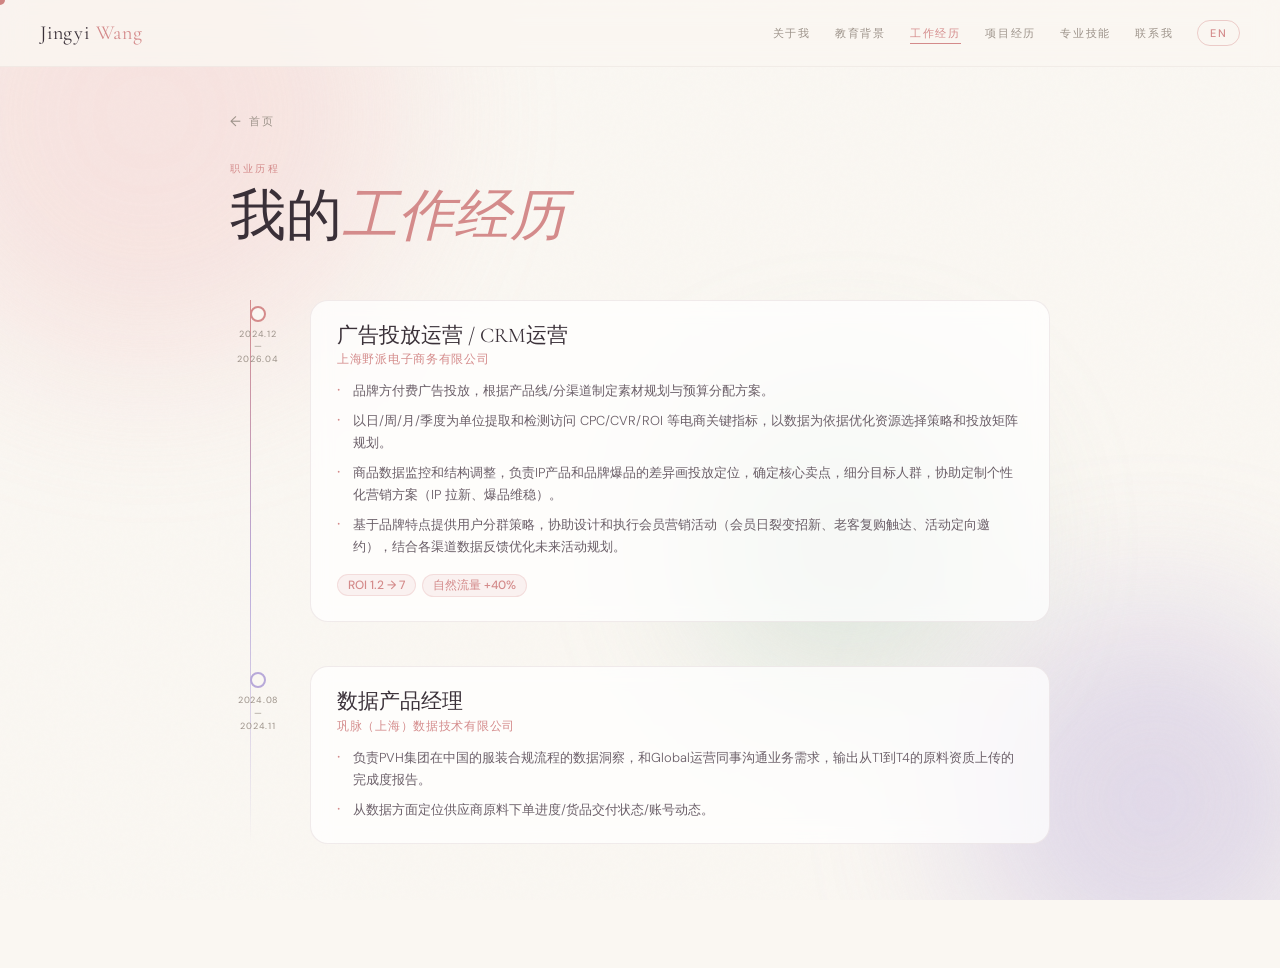
<file: work.html>
<!DOCTYPE html>
<html lang="zh">
<head>
<meta charset="UTF-8"><meta name="viewport" content="width=device-width,initial-scale=1.0">
<title>工作经历 — 王静怡</title>
<link rel="stylesheet" href="shared.css">
<style>
.timeline{position:relative;margin-top:8px}
.timeline::before{content:'';position:absolute;left:20px;top:0;bottom:0;width:1px;background:linear-gradient(to bottom,var(--rose),var(--lilac),transparent)}
.t-item{display:grid;grid-template-columns:56px 1fr;gap:0 24px;margin-bottom:44px}
.t-dot-col{display:flex;flex-direction:column;align-items:center;padding-top:6px}
.t-dot{width:16px;height:16px;border-radius:50%;background:var(--cream);border:2.5px solid var(--rose);flex-shrink:0;position:relative;z-index:1;transition:transform .25s}
.t-item:hover .t-dot{transform:scale(1.35);background:var(--rose)}
.t-period{font-size:9px;color:var(--warm-grey);letter-spacing:.08em;text-transform:uppercase;margin-top:6px;text-align:center;line-height:1.4}
.t-card{background:var(--card-bg);border:1px solid var(--card-border);border-radius:18px;padding:22px 26px;backdrop-filter:blur(10px)}
.t-role{font-family:'Cormorant Garamond',serif;font-size:21px;font-weight:400;color:var(--text-dark);line-height:1.2;margin-bottom:3px}
.t-company{font-size:12px;color:var(--rose);font-weight:500;letter-spacing:.06em;margin-bottom:12px}
.t-duties{list-style:none;display:flex;flex-direction:column;gap:8px}
.t-duties li{font-size:13px;color:var(--text-mid);line-height:1.7;font-weight:300;padding-left:16px;position:relative}
.t-duties li::before{content:'·';position:absolute;left:0;color:var(--rose);font-size:18px;line-height:1.2}
.kpi{display:inline-block;font-size:12px;font-weight:500;color:var(--rose);background:rgba(212,139,139,.1);border:1px solid rgba(212,139,139,.2);border-radius:100px;padding:2px 10px;margin:2px 2px 2px 0}
</style>
</head>
<body>
<div class="cursor" id="cursor"></div>
<div class="overlay" id="overlay"></div>
<div class="bg"><div class="blob blob-1"></div><div class="blob blob-2"></div><div class="blob blob-3"></div></div>
<div class="grain"></div>
<nav class="site-nav">
  <a class="nav-logo" href="index.html">Jingyi <span>Wang</span></a>
  <div class="nav-links">
    <a href="about.html" data-zh="关于我" data-en="About">关于我</a>
    <a href="education.html" data-zh="教育背景" data-en="Education">教育背景</a>
    <a href="work.html" class="active" data-zh="工作经历" data-en="Experience">工作经历</a>
    <a href="projects.html" data-zh="项目经历" data-en="Projects">项目经历</a>
    <a href="skills.html" data-zh="专业技能" data-en="Skills">专业技能</a>
    <a href="contact.html" data-zh="联系我" data-en="Contact">联系我</a>
    <button class="lang-btn" id="langBtn">EN</button>
  </div>
</nav>
<main class="page-main">
  <a class="back-link" href="index.html" data-zh="首页" data-en="Home">首页</a>
  <header class="page-header reveal">
    <p class="page-eyebrow" data-zh="职业历程" data-en="Work experience">职业历程</p>
    <h1 class="page-title" data-zh="我的<em>工作经历</em>" data-en="My <em>experience</em>">我的<em>工作经历</em></h1>
  </header>

  <div class="timeline">
    <div class="t-item reveal">
      <div class="t-dot-col"><div class="t-dot"></div><div class="t-period">2024.12<br>—<br>2026.04</div></div>
      <div class="t-card">
        <div class="t-role" data-zh="广告投放运营 / CRM运营" data-en="Paid Advertising & CRM Operations">广告投放运营 / CRM运营</div>
        <div class="t-company" data-zh="上海野派电子商务有限公司" data-en="Shanghai Yepai E-commerce Co., Ltd.">上海野派电子商务有限公司</div>
        <ul class="t-duties">
          <li data-zh="品牌方付费广告投放，根据产品线/分渠道制定素材规划与预算分配方案。" data-en="Managed paid media advertising for brand official site and Tmall; developed creative planning and budget allocation strategies by product line and channel.">品牌方付费广告投放，根据产品线/分渠道制定素材规划与预算分配方案。</li>
          <li data-zh="以日/周/月/季度为单位提取和检测访问 CPC/CVR/ROI 等电商关键指标，以数据为依据优化资源选择策略和投放矩阵规划。" data-en="Extracted and monitored e-commerce KPIs (CPC, CVR, ROI) at daily/weekly/monthly/seasonal intervals; optimised resource allocation and media mix based on data insights.">以日/周/月/季度为单位提取和检测访问 CPC/CVR/ROI 等电商关键指标，以数据为依据优化资源选择策略和投放矩阵规划。</li>
          <li data-zh="商品数据监控和结构调整，负责IP产品和品牌爆品的差异画投放定位，确定核心卖点，细分目标人群，协助定制个性化营销方案（IP 拉新、爆品维稳）。" data-en="Monitored product data and adjusted product mix; managed differentiated targeting for IP and bestseller products, identified key selling points, segmented audiences, and designed personalised marketing campaigns.">商品数据监控和结构调整，负责IP产品和品牌爆品的差异画投放定位，确定核心卖点，细分目标人群，协助定制个性化营销方案（IP 拉新、爆品维稳）。</li>
          <li data-zh="基于品牌特点提供用户分群策略，协助设计和执行会员营销活动（会员日裂变招新、老客复购触达、活动定向邀约），结合各渠道数据反馈优化未来活动规划。" data-en="Provided user segmentation strategies based on brand characteristics; designed and executed member marketing campaigns (member day growth, repurchase activation); refined future campaign planning with multi-channel data feedback.">基于品牌特点提供用户分群策略，协助设计和执行会员营销活动（会员日裂变招新、老客复购触达、活动定向邀约），结合各渠道数据反馈优化未来活动规划。</li>
        </ul>
        <div style="margin-top:14px">
          <span class="kpi">ROI 1.2 → 7</span>
          <span class="kpi" data-zh="自然流量 +40%" data-en="Organic traffic +40%">自然流量 +40%</span>
        </div>
      </div>
    </div>

    <div class="t-item reveal">
      <div class="t-dot-col"><div class="t-dot" style="border-color:var(--lilac)"></div><div class="t-period">2024.08<br>—<br>2024.11</div></div>
      <div class="t-card">
        <div class="t-role" data-zh="数据产品经理" data-en="Data Product Manager">数据产品经理</div>
        <div class="t-company" data-zh="巩脉（上海）数据技术有限公司" data-en="Gimind (Shanghai) Data Technology Co., Ltd.">巩脉（上海）数据技术有限公司</div>
        <ul class="t-duties">
          <li data-zh="负责PVH集团在中国的服装合规流程的数据洞察，和Global运营同事沟通业务需求，输出从T1到T4的原料资质上传的完成度报告。" data-en="Managed data insights for PVH Group's apparel compliance processes in China; coordinated with global ops teams and delivered T1–T4 raw material certification upload completion reports.">负责PVH集团在中国的服装合规流程的数据洞察，和Global运营同事沟通业务需求，输出从T1到T4的原料资质上传的完成度报告。</li>
          <li data-zh="从数据方面定位供应商原料下单进度/货品交付状态/账号动态。" data-en="Used data to monitor supplier raw material ordering progress, delivery status, and account activity.">从数据方面定位供应商原料下单进度/货品交付状态/账号动态。</li>
        </ul>
      </div>
    </div>
  </div>
</main>
<script>
(function(){
  const cursor = document.getElementById('cursor');
  if(cursor){
    document.addEventListener('mousemove',e=>{cursor.style.left=e.clientX+'px';cursor.style.top=e.clientY+'px'});
    document.querySelectorAll('a,button,.card,.tool-pill').forEach(el=>{
      el.addEventListener('mouseenter',()=>cursor.classList.add('hover'));
      el.addEventListener('mouseleave',()=>cursor.classList.remove('hover'));
    });
  }
  document.querySelectorAll('a[href]').forEach(a=>{
    if(a.target||a.href.startsWith('mailto:')||a.href.startsWith('tel:')) return;
    a.addEventListener('click',e=>{
      const dest=a.href;
      if(!dest||dest.startsWith('#')) return;
      e.preventDefault();
      const ov=document.getElementById('overlay');
      if(ov){ov.classList.add('exit');setTimeout(()=>{window.location.href=dest},520);}
      else{window.location.href=dest;}
    });
  });
  const langBtn=document.getElementById('langBtn');
  if(!langBtn) return;
  const lang=localStorage.getItem('lang')||'zh';
  langBtn.textContent=lang==='zh'?'EN':'中';
  applyLang(lang);
  langBtn.addEventListener('click',()=>{
    const cur=localStorage.getItem('lang')||'zh';
    const next=cur==='zh'?'en':'zh';
    localStorage.setItem('lang',next);
    langBtn.textContent=next==='zh'?'EN':'中';
    applyLang(next);
  });
  function applyLang(l){
    document.querySelectorAll('[data-zh],[data-en]').forEach(el=>{
      const t=el.getAttribute('data-'+l);
      if(t!==null) el.innerHTML=t;
    });
    document.querySelectorAll('[data-zh-placeholder],[data-en-placeholder]').forEach(el=>{
      const t=el.getAttribute('data-'+l+'-placeholder');
      if(t!==null) el.placeholder=t;
    });
    document.documentElement.lang=l==='zh'?'zh':'en';
  }
})();
</script>
</body>
</html>
</file>
<file: shared.css>
@import url('https://fonts.googleapis.com/css2?family=Cormorant+Garamond:ital,wght@0,300;0,400;0,500;1,300;1,400&family=DM+Sans:wght@300;400;500&display=swap');
*,*::before,*::after{box-sizing:border-box;margin:0;padding:0}
:root{
  --cream:#FAF7F2;--blush:#F2C4C4;--rose:#D48B8B;--dusty-pink:#E8B4B8;
  --mauve:#C9A0C0;--lilac:#B8A9D9;--sage:#A8C5B5;--peach:#F0C8A8;
  --warm-grey:#9C9289;--text-dark:#3A3038;--text-mid:#6B5F68;--text-light:#A89EA0;
  --white:#FFFFFF;--card-bg:rgba(255,255,255,0.72);--card-border:rgba(200,180,185,0.25);
}
html{scroll-behavior:smooth}
body{min-height:100vh;background:var(--cream);font-family:'DM Sans',sans-serif;color:var(--text-dark);cursor:none}
.cursor{position:fixed;width:10px;height:10px;border-radius:50%;background:var(--rose);pointer-events:none;transform:translate(-50%,-50%);transition:width .2s,height .2s,background .2s;z-index:9999;mix-blend-mode:multiply}
.cursor.hover{width:26px;height:26px;background:var(--mauve);opacity:.7}
.bg{position:fixed;inset:0;z-index:0;overflow:hidden;pointer-events:none}
.blob{position:absolute;border-radius:50%;filter:blur(80px);opacity:.38;animation:blob-drift 18s ease-in-out infinite alternate}
.blob-1{width:500px;height:500px;background:var(--blush);top:-15%;left:-8%;animation-duration:20s}
.blob-2{width:380px;height:380px;background:var(--lilac);bottom:-10%;right:-5%;animation-duration:24s;animation-delay:-9s}
.blob-3{width:280px;height:280px;background:var(--sage);top:45%;left:55%;animation-duration:17s;animation-delay:-5s}
@keyframes blob-drift{from{transform:translate(0,0) scale(1)}to{transform:translate(24px,18px) scale(1.06)}}
.grain{position:fixed;inset:0;z-index:1;pointer-events:none;opacity:.55;background-image:url("data:image/svg+xml,%3Csvg viewBox='0 0 256 256' xmlns='http://www.w3.org/2000/svg'%3E%3Cfilter id='n'%3E%3CfeTurbulence type='fractalNoise' baseFrequency='0.9' numOctaves='4' stitchTiles='stitch'/%3E%3C/filter%3E%3Crect width='100%25' height='100%25' filter='url(%23n)' opacity='0.035'/%3E%3C/svg%3E")}
.site-nav{position:fixed;top:0;left:0;right:0;z-index:100;display:flex;align-items:center;justify-content:space-between;padding:20px 40px;background:rgba(250,247,242,0.8);backdrop-filter:blur(12px);border-bottom:1px solid rgba(200,180,185,0.18)}
.nav-logo{font-family:'Cormorant Garamond',serif;font-size:20px;font-weight:400;color:var(--text-dark);text-decoration:none;letter-spacing:.04em}
.nav-logo span{color:var(--rose)}
.nav-links{display:flex;gap:24px;align-items:center}
.nav-links a{font-size:11px;font-weight:400;letter-spacing:.16em;text-transform:uppercase;color:var(--warm-grey);text-decoration:none;transition:color .2s;position:relative}
.nav-links a::after{content:'';position:absolute;bottom:-3px;left:0;right:0;height:1px;background:var(--rose);transform:scaleX(0);transform-origin:left;transition:transform .25s ease}
.nav-links a:hover{color:var(--rose)}
.nav-links a:hover::after,.nav-links a.active::after{transform:scaleX(1)}
.nav-links a.active{color:var(--rose)}
.lang-btn{font-size:11px;font-weight:500;letter-spacing:.12em;text-transform:uppercase;padding:5px 12px;border-radius:100px;border:1px solid rgba(212,139,139,.4);background:transparent;color:var(--rose);cursor:none;font-family:'DM Sans',sans-serif;transition:all .2s}
.lang-btn:hover{background:var(--rose);color:#fff}
.page-main{position:relative;z-index:2;max-width:900px;margin:0 auto;padding:110px 40px 80px}
.page-header{margin-bottom:52px}
.page-eyebrow{font-size:10px;font-weight:400;letter-spacing:.25em;text-transform:uppercase;color:var(--rose);margin-bottom:10px}
.page-title{font-family:'Cormorant Garamond',serif;font-size:clamp(34px,6vw,56px);font-weight:300;line-height:1.1;color:var(--text-dark)}
.page-title em{font-style:italic;color:var(--rose)}
.page-subtitle{font-size:15px;font-weight:300;color:var(--text-mid);line-height:1.7;margin-top:14px;max-width:520px}
.card{background:var(--card-bg);border:1px solid var(--card-border);border-radius:20px;padding:28px 32px;backdrop-filter:blur(10px);transition:transform .3s cubic-bezier(.34,1.56,.64,1),box-shadow .3s}
.card:hover{transform:translateY(-4px);box-shadow:0 16px 48px rgba(180,140,150,.15)}
.tag{display:inline-block;font-size:10px;font-weight:500;letter-spacing:.12em;text-transform:uppercase;padding:4px 12px;border-radius:100px;background:rgba(212,139,139,.12);color:var(--rose);border:1px solid rgba(212,139,139,.25);margin:3px 2px}
.tag.sage{background:rgba(168,197,181,.14);color:#3A6B55;border-color:rgba(168,197,181,.3)}
.tag.lilac{background:rgba(184,169,217,.14);color:#4A3A7A;border-color:rgba(184,169,217,.3)}
.tag.peach{background:rgba(240,200,168,.14);color:#8B5C3A;border-color:rgba(240,200,168,.3)}
.tag.mauve{background:rgba(201,160,192,.14);color:#6A3A62;border-color:rgba(201,160,192,.3)}
.overlay{position:fixed;inset:0;background:var(--cream);z-index:9998;transform:scaleY(1);transform-origin:top;animation:curtain-down .55s cubic-bezier(.76,0,.24,1) forwards;pointer-events:none}
@keyframes curtain-down{from{transform:scaleY(1)}to{transform:scaleY(0)}}
.overlay.exit{animation:curtain-up .55s cubic-bezier(.76,0,.24,1) forwards;transform-origin:bottom;pointer-events:all}
@keyframes curtain-up{from{transform:scaleY(0)}to{transform:scaleY(1)}}
.divider{border:none;border-top:1px solid rgba(200,180,185,.3);margin:36px 0}
.back-link{display:inline-flex;align-items:center;gap:6px;font-size:11px;letter-spacing:.16em;text-transform:uppercase;color:var(--warm-grey);text-decoration:none;transition:color .2s;margin-bottom:32px}
.back-link:hover{color:var(--rose)}
.back-link::before{content:'←';font-size:14px}
.reveal{opacity:0;transform:translateY(22px);animation:reveal-up .6s ease forwards}
.reveal:nth-child(1){animation-delay:.05s}.reveal:nth-child(2){animation-delay:.12s}.reveal:nth-child(3){animation-delay:.19s}.reveal:nth-child(4){animation-delay:.26s}.reveal:nth-child(5){animation-delay:.33s}.reveal:nth-child(6){animation-delay:.40s}.reveal:nth-child(7){animation-delay:.47s}.reveal:nth-child(8){animation-delay:.54s}
@keyframes reveal-up{to{opacity:1;transform:translateY(0)}}
</file>
